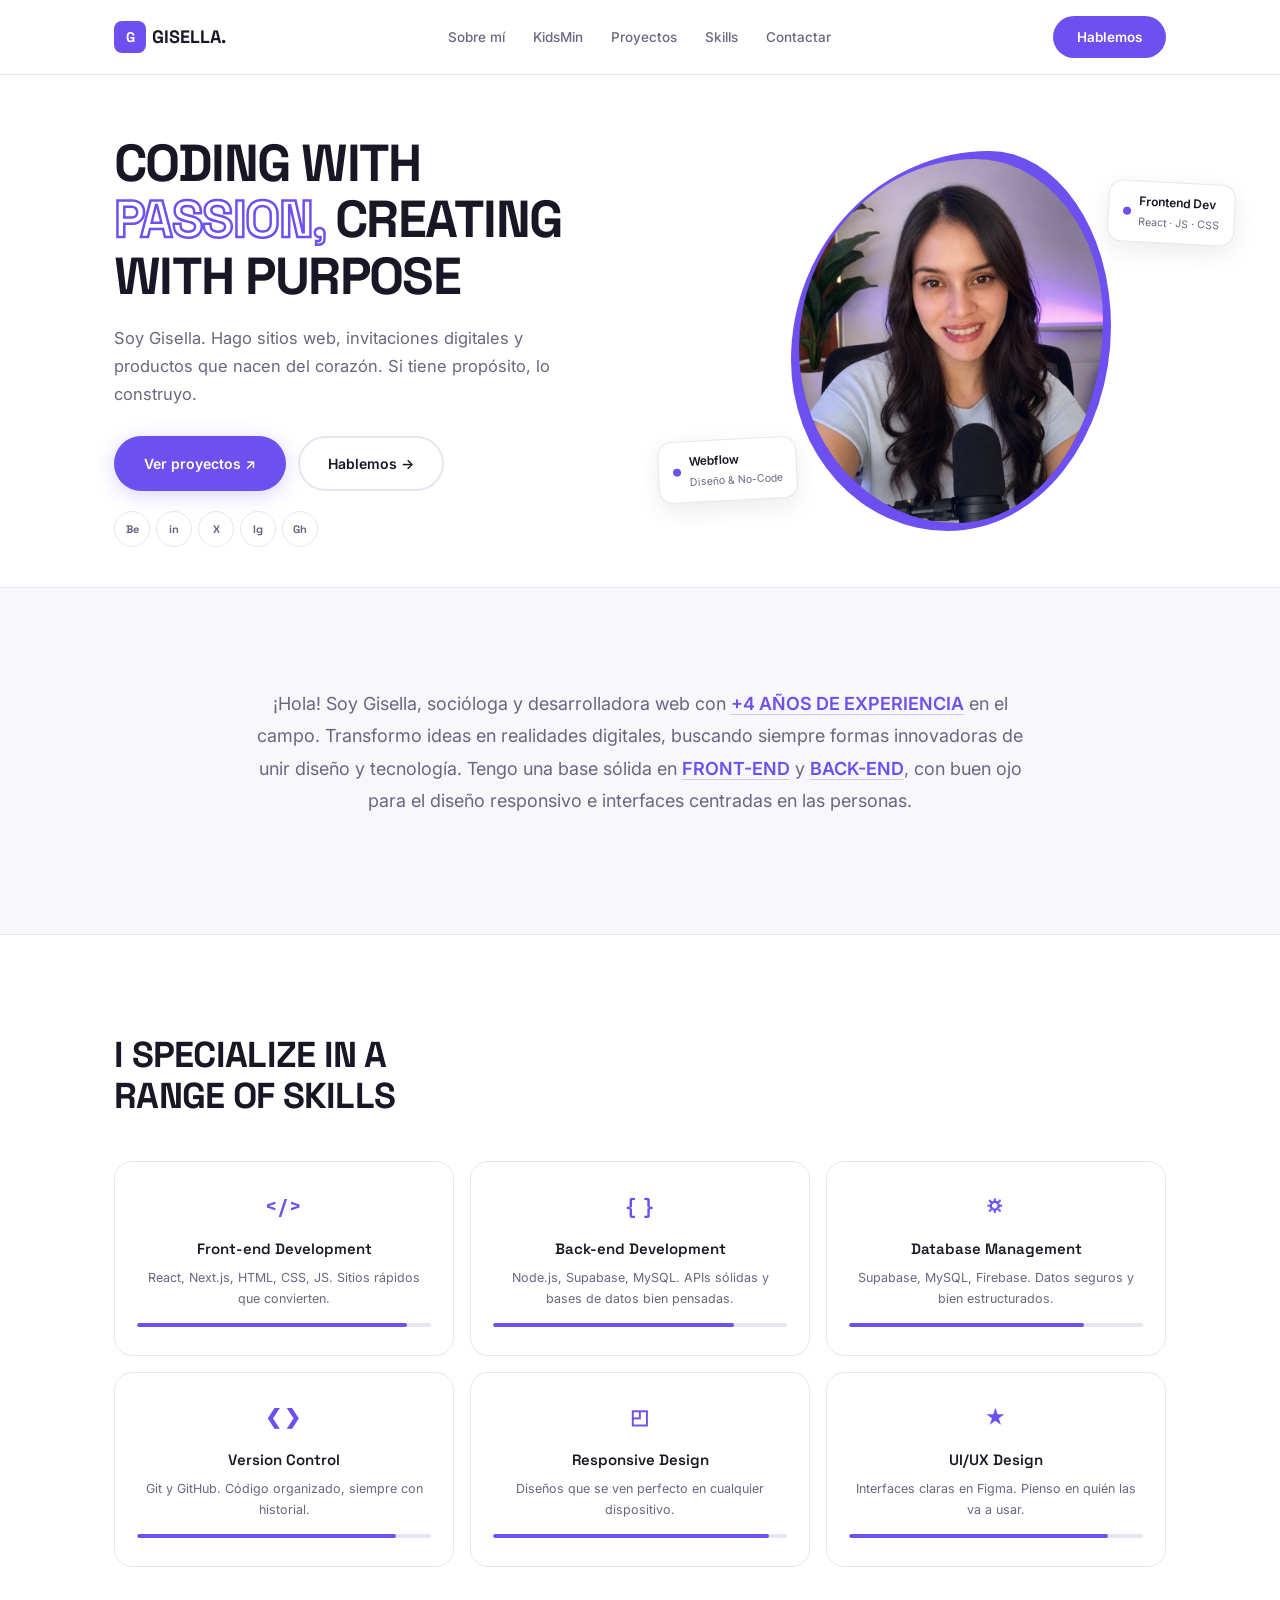
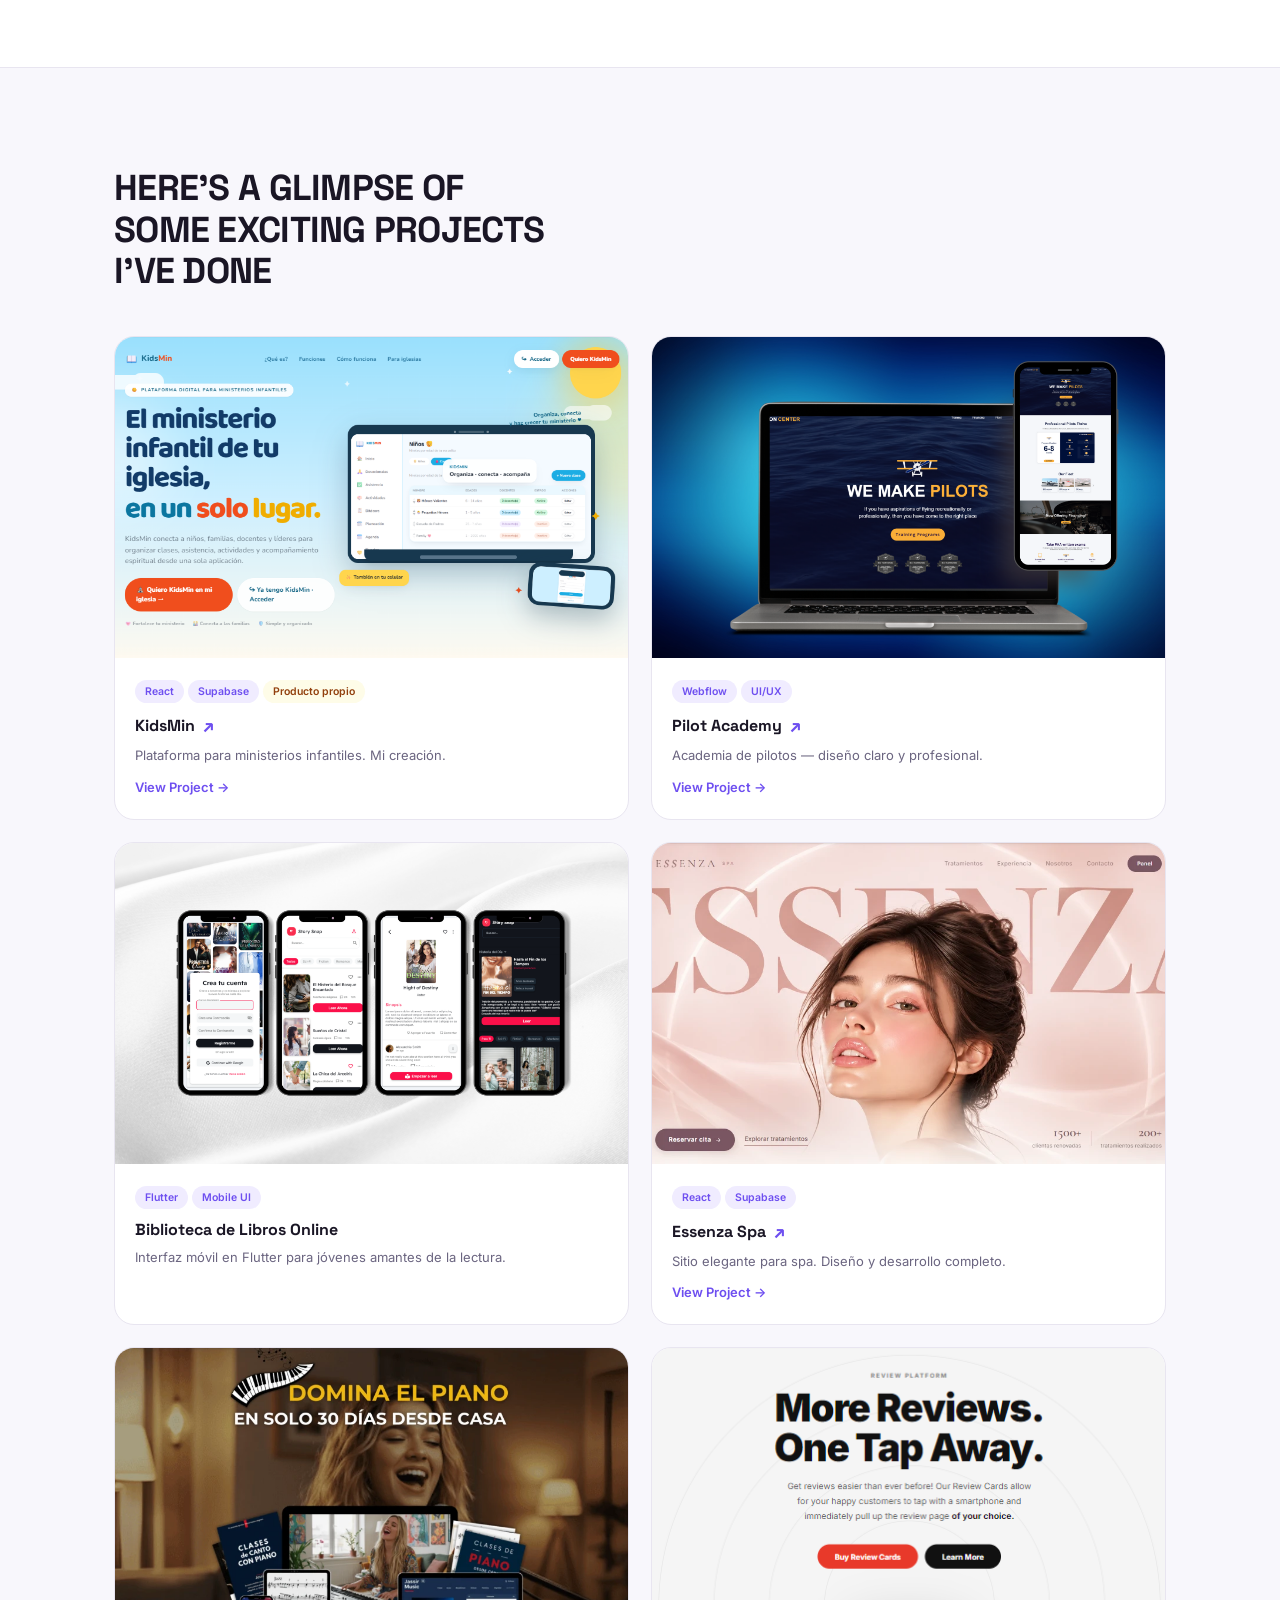
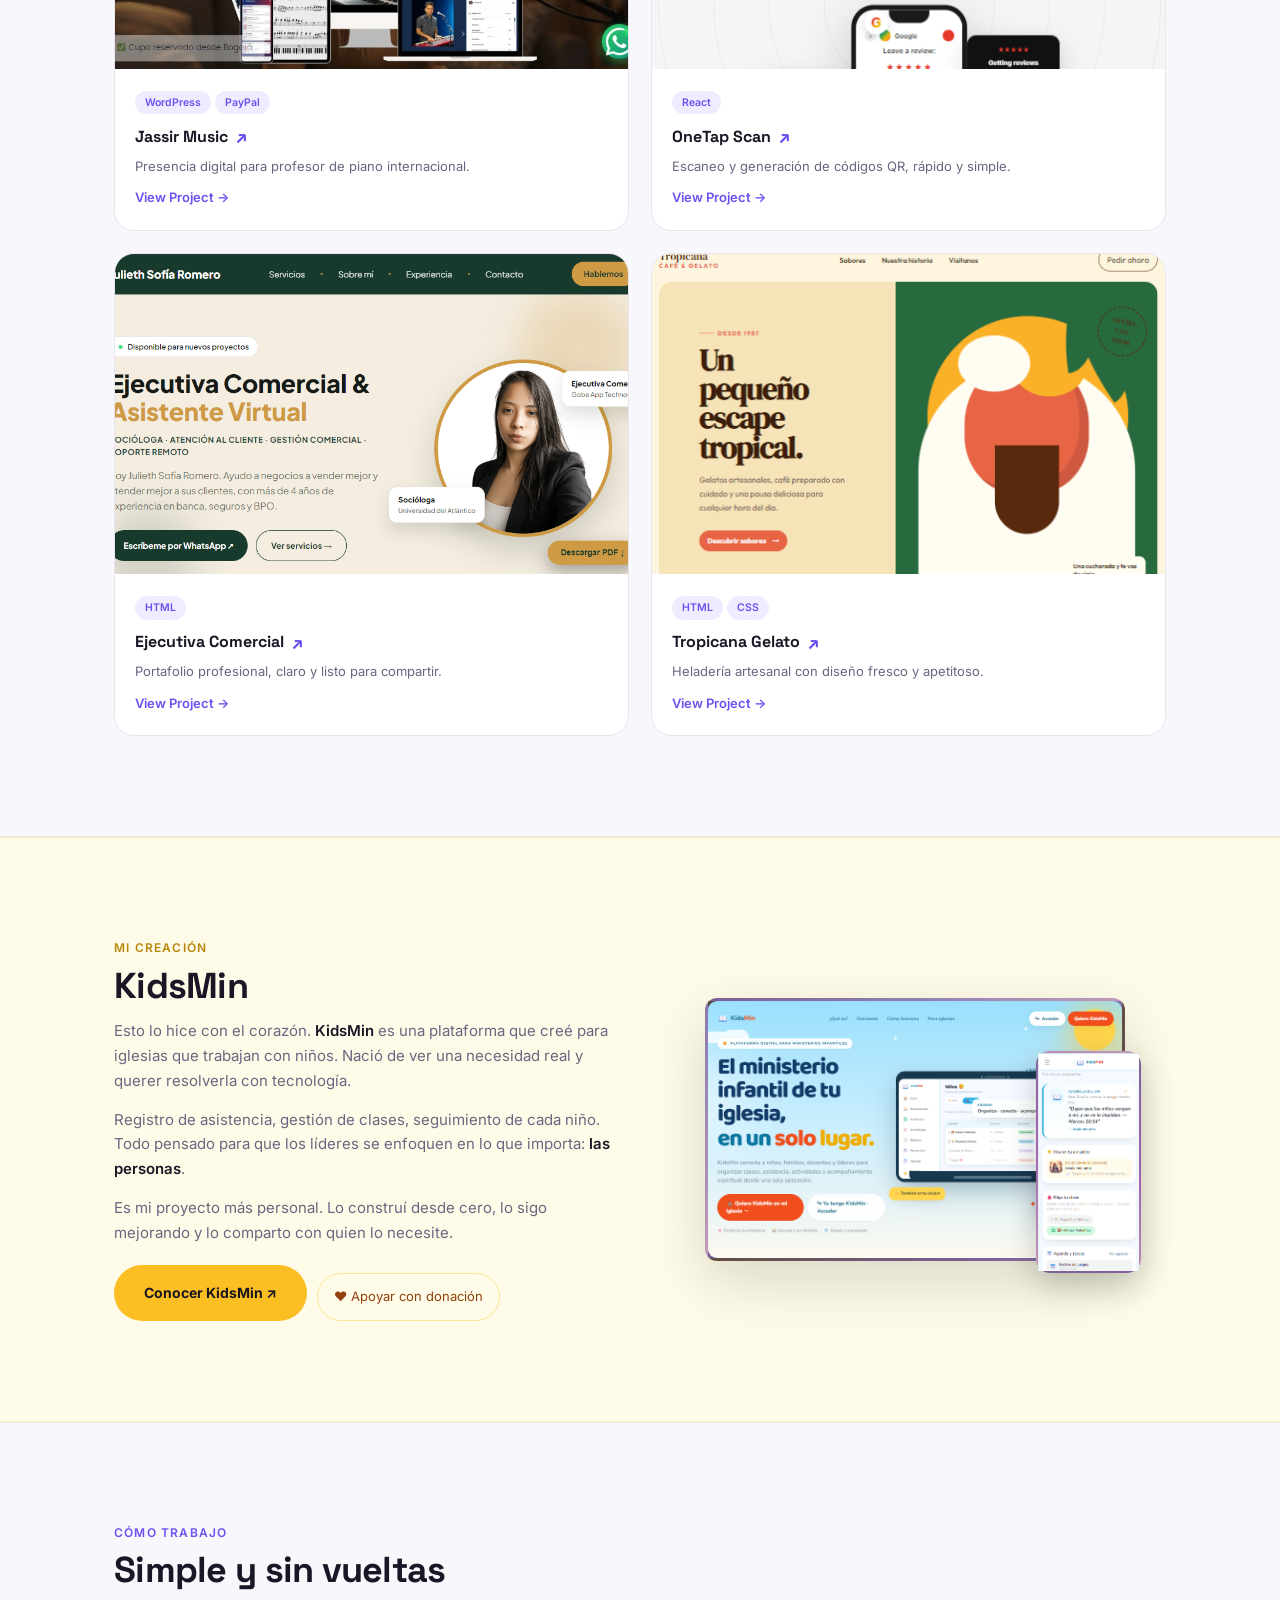
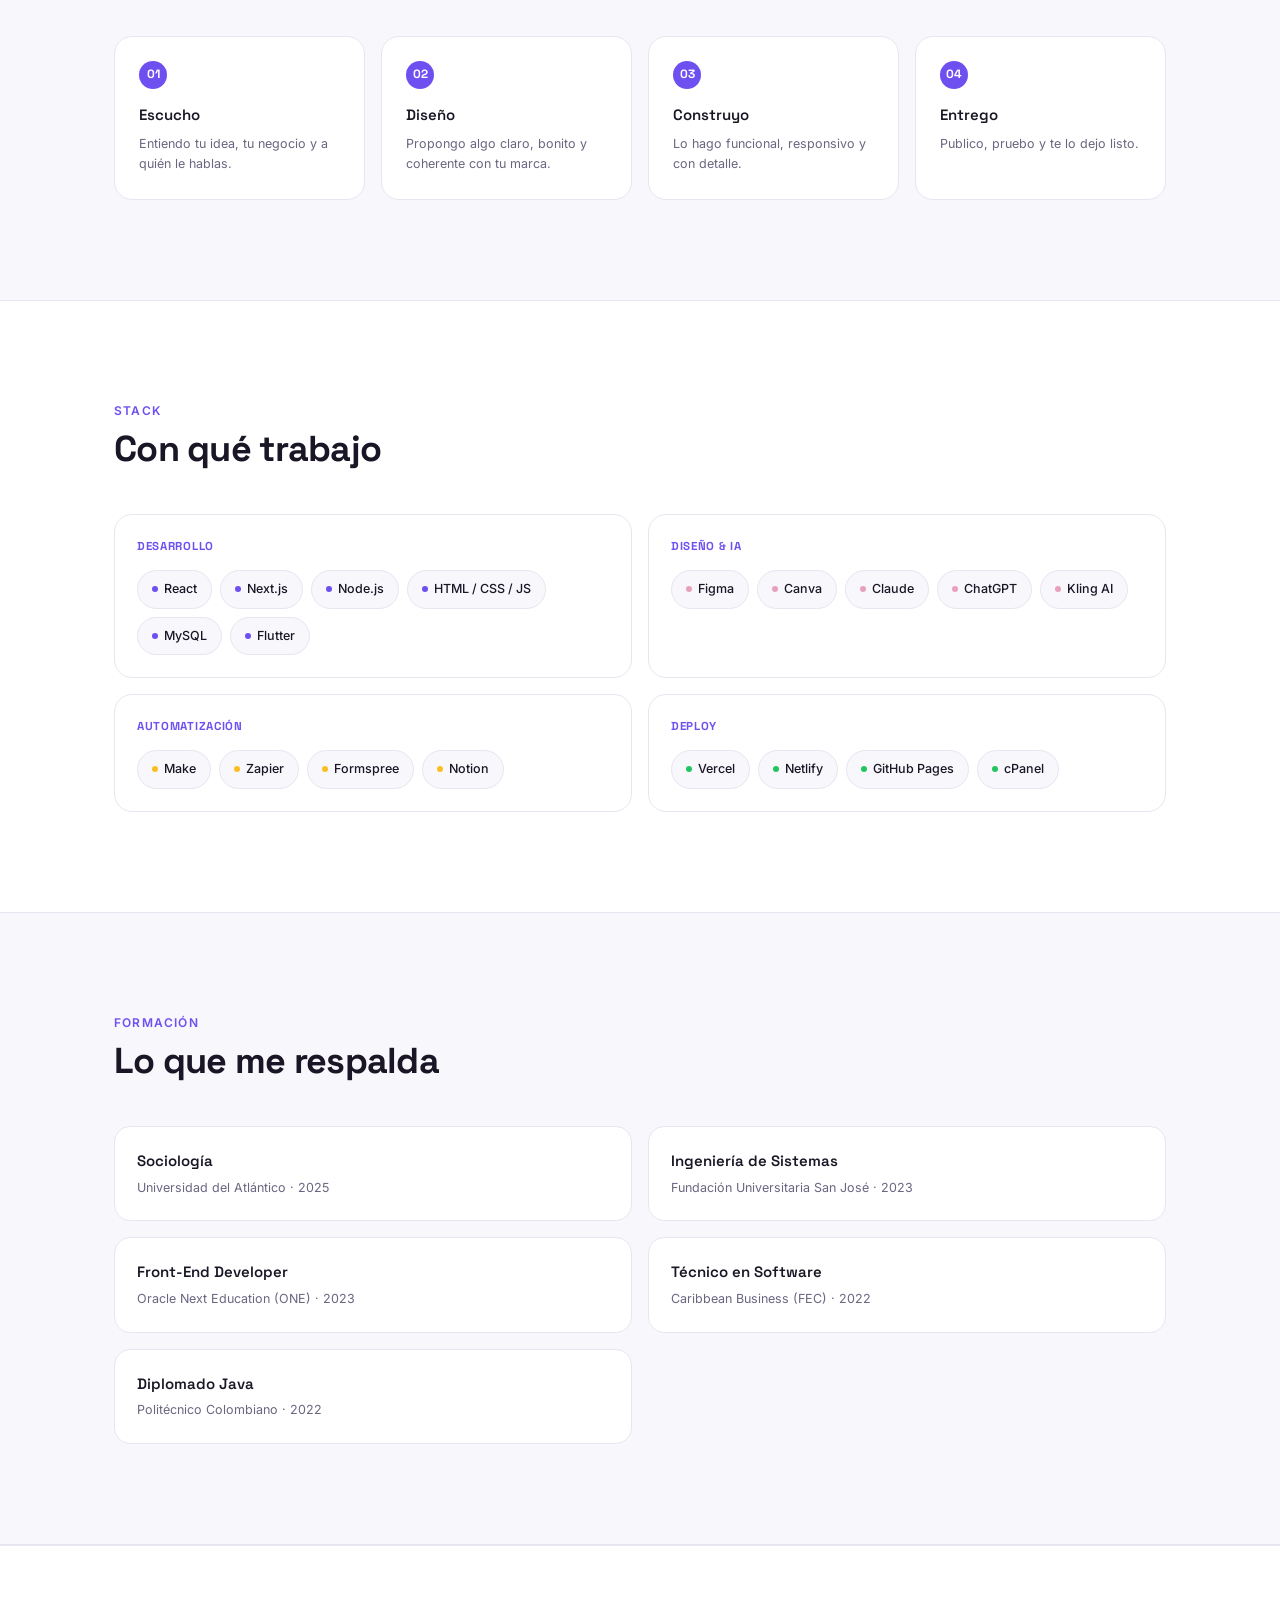
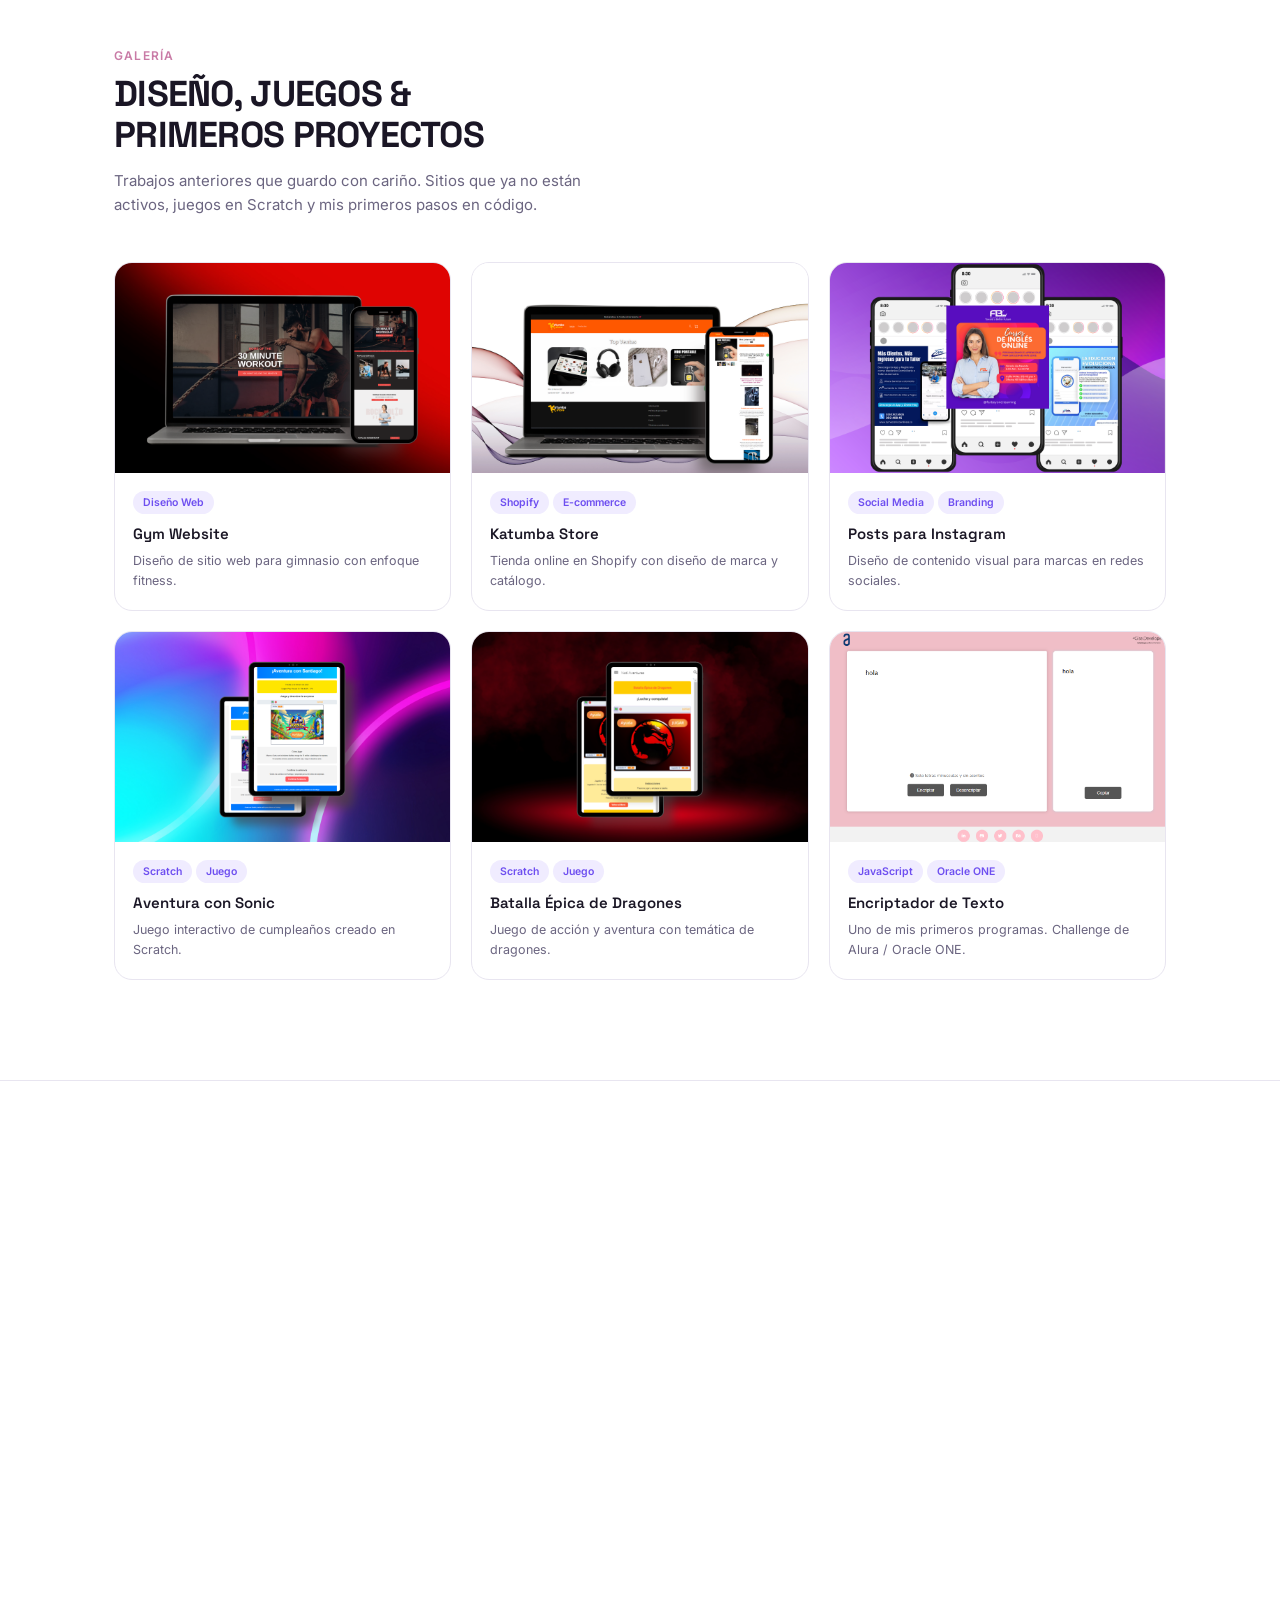
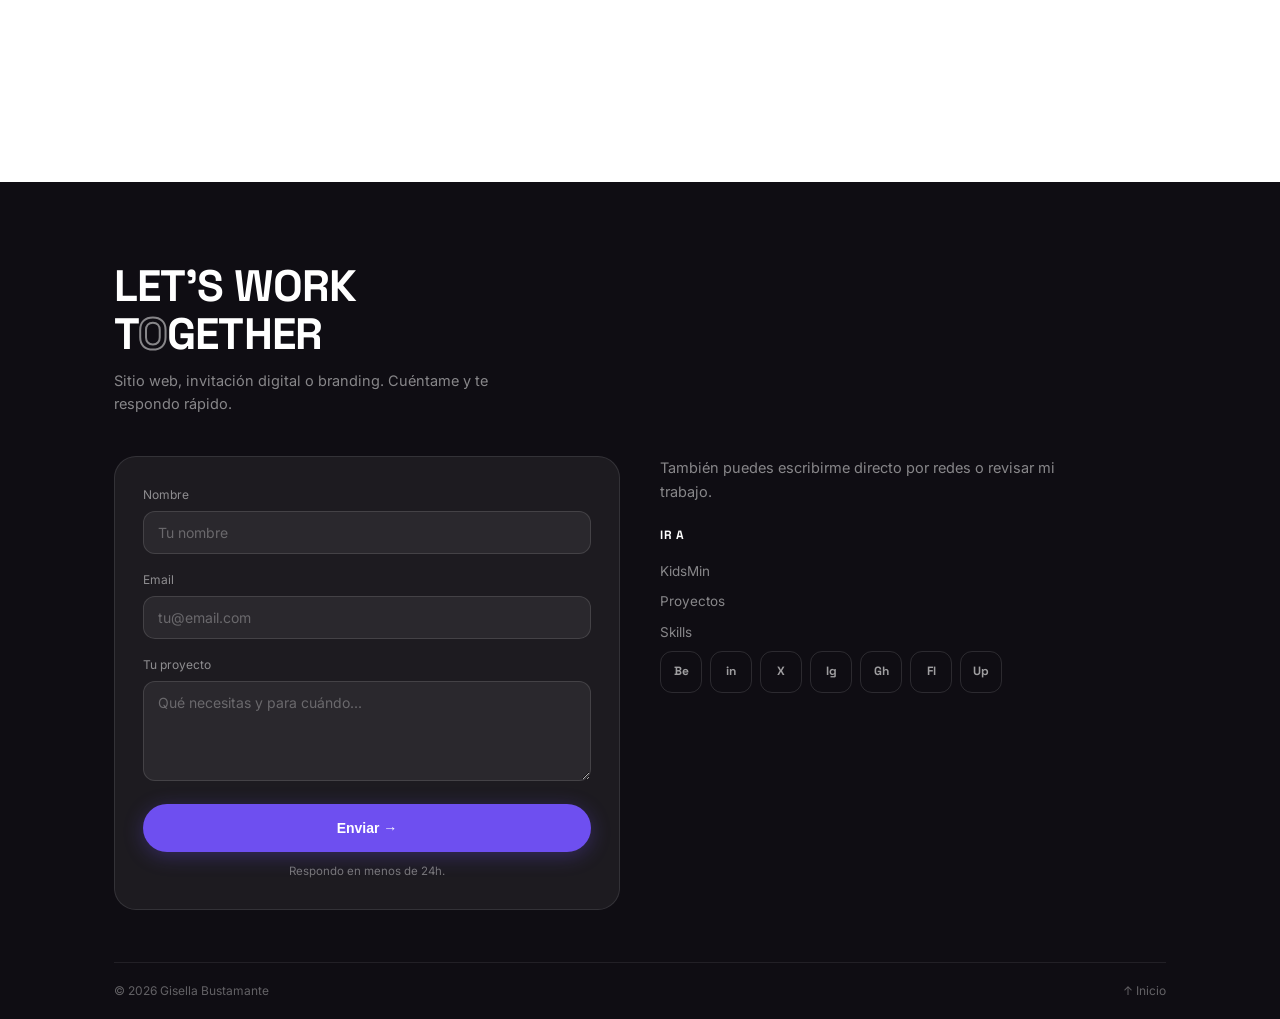
<file: index.html>
<!DOCTYPE html>
<html lang="es">
<head>
<meta charset="UTF-8">
<meta name="viewport" content="width=device-width, initial-scale=1.0">
<title>Gisella Bustamante — Desarrolladora & Creadora</title>
<meta name="description" content="Creo sitios web y soy creadora de KidsMin. Código y alma en cada proyecto.">
<meta property="og:title" content="Gisella Bustamante — Código, diseño y alma">
<meta property="og:description" content="Desarrollo web, invitaciones digitales y productos con propósito.">
<meta property="og:image" content="https://gvbustamante.github.io/portafolio/img/foto%20perfil.png">
<meta property="og:type" content="website">
<link rel="preconnect" href="https://fonts.googleapis.com">
<link rel="preconnect" href="https://fonts.gstatic.com" crossorigin>
<link href="https://fonts.googleapis.com/css2?family=Space+Grotesk:wght@400;500;600;700&family=Inter:wght@400;500;600&display=swap" rel="stylesheet">
<style>
:root{
  --bg:#ffffff;
  --bg-alt:#f8f7fc;
  --bg-dark:#0f0d13;
  --card:#ffffff;
  --card-border:#e8e5f0;
  --text:#1a1625;
  --text-secondary:#6b6580;
  --purple:#6e4ff0;
  --purple-light:#f0ecff;
  --purple-deep:#5438c0;
  --rose:#e8a0bf;
  --rose-light:#fdf2f8;
  --rose-deep:#c97ba6;
  --warm:#fbbf24;
  --warm-light:#fefce8;
}
*{margin:0;padding:0;box-sizing:border-box;}
html{scroll-behavior:smooth;}
body{background:var(--bg);color:var(--text);font-family:'Inter',sans-serif;line-height:1.65;overflow-x:hidden;}
h1,h2,h3,h4,h5,.display{font-family:'Space Grotesk',sans-serif;font-weight:700;}
a{color:inherit;text-decoration:none;}
img{max-width:100%;display:block;}
.wrap{max-width:1100px;margin:0 auto;padding:0 24px;}
section{padding:100px 0;}
@media(max-width:640px){section{padding:56px 0;}.wrap{padding:0 18px;}}
@media(prefers-reduced-motion:reduce){*{animation:none!important;transition:none!important;}}

.reveal{opacity:0;transform:translateY(24px);transition:opacity .7s ease,transform .7s ease;}
.reveal.show{opacity:1;transform:translateY(0);}

/* header */
header{position:sticky;top:0;z-index:60;backdrop-filter:blur(16px);background:rgba(255,255,255,.88);border-bottom:1px solid var(--card-border);}
nav{display:flex;align-items:center;justify-content:space-between;padding:16px 24px;max-width:1100px;margin:0 auto;}
.logo{font-family:'Space Grotesk';font-weight:700;font-size:18px;display:flex;align-items:center;gap:6px;}
.logo-icon{background:var(--purple);color:#fff;width:32px;height:32px;border-radius:8px;display:flex;align-items:center;justify-content:center;font-size:14px;font-weight:700;}
.nav-links{display:flex;gap:28px;font-size:13.5px;color:var(--text-secondary);font-weight:500;}
.nav-links a{transition:color .2s;}
.nav-links a:hover{color:var(--purple);}
.nav-cta{background:var(--purple);color:#fff;font-weight:600;font-size:13.5px;padding:10px 24px;border-radius:100px;transition:transform .2s,background .2s;}
.nav-cta:hover{transform:scale(1.04);background:var(--purple-deep);}
.burger{display:none;background:none;border:0;color:var(--text);font-size:22px;cursor:pointer;width:44px;height:44px;}
@media(max-width:820px){.nav-links,.nav-cta{display:none;}.burger{display:block;}}
.mobile-menu{display:none;position:fixed;inset:0;top:65px;background:rgba(255,255,255,.98);z-index:55;padding:32px 24px;flex-direction:column;gap:20px;}
.mobile-menu.open{display:flex;}
.mobile-menu a{font-size:18px;font-family:'Space Grotesk';font-weight:600;color:var(--text);padding:8px 0;border-bottom:1px solid var(--card-border);}
.mobile-menu .nav-cta{align-self:flex-start;display:inline-block;border:0;margin-top:8px;}

/* hero */
.hero{padding:60px 0 40px;position:relative;}
.hero-grid{display:grid;grid-template-columns:1.15fr .85fr;gap:40px;align-items:center;}
@media(max-width:900px){.hero-grid{grid-template-columns:1fr;text-align:center;gap:32px;}}
.hero h1{font-size:52px;font-weight:700;line-height:1.08;margin-bottom:20px;letter-spacing:-.03em;}
.hero h1 .outline{-webkit-text-stroke:2.5px var(--purple);color:transparent;}
@media(max-width:640px){.hero h1{font-size:32px;}.hero h1 .outline{-webkit-text-stroke:1.8px var(--purple);}}
.hero-sub{font-size:16.5px;color:var(--text-secondary);max-width:440px;margin-bottom:28px;line-height:1.7;}
@media(max-width:900px){.hero-sub{margin-left:auto;margin-right:auto;}}
.btn-row{display:flex;gap:12px;flex-wrap:wrap;}
@media(max-width:900px){.btn-row{justify-content:center;}}
@media(max-width:480px){.btn-row{flex-direction:column;width:100%;}.btn{width:100%;justify-content:center;}}
.btn{padding:14px 28px;border-radius:100px;font-weight:600;font-size:14px;display:inline-flex;align-items:center;gap:8px;cursor:pointer;border:2px solid transparent;transition:transform .2s,background .2s,border-color .2s,box-shadow .2s;min-height:46px;}
.btn-primary{background:var(--purple);color:#fff;box-shadow:0 4px 20px rgba(110,79,240,.25);}
.btn-primary:hover{transform:scale(1.04);background:var(--purple-deep);box-shadow:0 6px 28px rgba(110,79,240,.35);}
.btn-outline{background:transparent;color:var(--text);border-color:var(--card-border);}
.btn-outline:hover{border-color:var(--purple);color:var(--purple);transform:scale(1.04);}
.btn-rose{background:var(--rose);color:#1a1620;font-weight:700;}
.btn-rose:hover{transform:scale(1.04);background:var(--rose-deep);}
.btn-warm{background:var(--warm);color:#1a1620;font-weight:700;}
.btn-warm:hover{transform:scale(1.04);}
.social-mini{display:flex;gap:6px;margin-top:20px;}
@media(max-width:900px){.social-mini{justify-content:center;}}
.social-mini a{width:36px;height:36px;border-radius:50%;border:1.5px solid var(--card-border);display:flex;align-items:center;justify-content:center;font-size:11px;font-weight:700;font-family:'Space Grotesk';color:var(--text-secondary);transition:.2s;}
.social-mini a:hover{background:var(--purple);border-color:var(--purple);color:#fff;transform:scale(1.1);}

.hero-photo{position:relative;display:flex;justify-content:center;}
.photo-blob{width:320px;height:380px;background:var(--purple);border-radius:62% 38% 51% 49%/55% 46% 54% 45%;padding:8px;position:relative;animation:float 6s ease-in-out infinite;}
@keyframes float{0%,100%{transform:translateY(0)}50%{transform:translateY(-12px)}}
@media(max-width:640px){.photo-blob{width:200px;height:240px;padding:6px;}}
.photo-blob img{width:100%;height:100%;object-fit:cover;border-radius:58% 42% 48% 52%/52% 44% 56% 48%;}
.float-badge{position:absolute;background:#fff;border:1px solid var(--card-border);border-radius:14px;padding:10px 14px;display:flex;align-items:center;gap:8px;font-size:12px;box-shadow:0 8px 24px rgba(0,0,0,.08);}
.float-badge strong{display:block;font-size:12px;font-weight:600;}
.float-badge span{color:var(--text-secondary);font-size:10.5px;}
.float-badge .ic{width:8px;height:8px;border-radius:50%;flex:none;}
.badge-1{top:8%;right:-16%;transform:rotate(3deg);}
.badge-2{bottom:8%;left:-18%;transform:rotate(-3deg);}
@media(max-width:640px){
  .float-badge{padding:6px 9px;border-radius:10px;font-size:9px;gap:5px;}
  .float-badge strong{font-size:9px;}.float-badge span{font-size:8px;}
  .badge-1{top:-4%;right:-6%;}
  .badge-2{bottom:2%;left:-8%;}
}

/* about */
.about-section{background:var(--bg-alt);border-top:1px solid var(--card-border);border-bottom:1px solid var(--card-border);}
.about-text{max-width:780px;margin:0 auto;text-align:center;}
.about-text p{font-size:18px;color:var(--text-secondary);line-height:1.8;margin-bottom:16px;}
.about-text p b{color:var(--text);font-weight:600;}
.about-text .highlight{color:var(--purple);font-weight:600;text-decoration:underline;text-underline-offset:4px;text-decoration-color:rgba(110,79,240,.3);}
.sec-title-big{font-size:38px;font-weight:700;margin-bottom:20px;letter-spacing:-.02em;line-height:1.15;}
@media(max-width:640px){.sec-title-big{font-size:26px;}}

/* skills grid */
.skills-section{background:var(--bg);}
.sec-title-xl{font-size:36px;font-weight:700;letter-spacing:-.02em;margin-bottom:12px;line-height:1.15;}
@media(max-width:640px){.sec-title-xl{font-size:24px;}}
.sec-head{margin-bottom:44px;}
.sec-sub{color:var(--text-secondary);font-size:15px;max-width:480px;}
.eyebrow{font-size:12px;font-weight:600;text-transform:uppercase;letter-spacing:.1em;margin-bottom:8px;}
.eyebrow-purple{color:var(--purple);}
.eyebrow-rose{color:var(--rose-deep);}
.eyebrow-warm{color:#b8860b;}

.skills-grid{display:grid;grid-template-columns:repeat(3,1fr);gap:16px;}
@media(max-width:820px){.skills-grid{grid-template-columns:1fr 1fr;}}
@media(max-width:480px){.skills-grid{grid-template-columns:1fr;}}
.skill-card{background:var(--card);border:1.5px solid var(--card-border);border-radius:18px;padding:28px 22px;text-align:center;transition:transform .25s,border-color .25s,box-shadow .25s;}
.skill-card:hover{transform:translateY(-5px);border-color:var(--purple);box-shadow:0 12px 32px rgba(110,79,240,.08);}
.skill-icons{display:flex;gap:4px;justify-content:center;margin-bottom:14px;font-size:20px;color:var(--purple);font-family:'Space Grotesk';font-weight:700;letter-spacing:2px;}
.skill-card h4{font-size:15px;margin-bottom:6px;font-weight:600;}
.skill-card p{font-size:12.5px;color:var(--text-secondary);}
.skill-bar{width:100%;height:4px;background:var(--card-border);border-radius:4px;margin-top:14px;overflow:hidden;}
.skill-fill{height:100%;border-radius:4px;background:var(--purple);}

/* projects */
.projects-section{background:var(--bg-alt);border-top:1px solid var(--card-border);border-bottom:1px solid var(--card-border);}
.projects-grid{display:grid;grid-template-columns:1fr 1fr;gap:22px;}
@media(max-width:640px){.projects-grid{grid-template-columns:1fr;}}
.proj-card{background:var(--card);border:1.5px solid var(--card-border);border-radius:20px;overflow:hidden;transition:transform .3s,border-color .3s,box-shadow .3s;}
.proj-card:hover{transform:translateY(-6px);border-color:var(--purple);box-shadow:0 16px 40px rgba(110,79,240,.08);}

.mockup-wrap{position:relative;aspect-ratio:16/10;overflow:hidden;display:flex;align-items:center;justify-content:center;padding:24px;}
.mock-laptop{width:85%;aspect-ratio:16/10;border-radius:8px;border:2px solid rgba(255,255,255,.15);overflow:hidden;position:relative;box-shadow:0 8px 28px rgba(0,0,0,.2);}
.mock-phone{position:absolute;bottom:12px;right:18px;width:16%;aspect-ratio:9/19;border-radius:10px;border:2px solid rgba(255,255,255,.18);overflow:hidden;box-shadow:0 6px 20px rgba(0,0,0,.3);}
@media(max-width:640px){.mockup-wrap{padding:16px;}.mock-phone{right:12px;bottom:10px;border-radius:7px;}}


.mock-label{position:absolute;inset:0;display:flex;align-items:center;justify-content:center;font-family:'Space Grotesk';font-weight:700;font-size:14px;color:rgba(255,255,255,.75);text-align:center;padding:4px;pointer-events:none;}
.mock-laptop img,.mock-phone img{width:100%;height:100%;object-fit:cover;display:block;}
.proj-thumb{width:100%;aspect-ratio:16/10;overflow:hidden;}
.proj-thumb img{width:100%;height:100%;object-fit:cover;display:block;}

.proj-body{padding:18px 20px 20px;}
.proj-body h3{font-size:16px;margin-bottom:4px;font-weight:700;display:flex;align-items:center;gap:8px;}
.proj-body h3 a{color:var(--purple);font-size:18px;transition:transform .2s;display:inline-flex;}
.proj-body h3 a:hover{transform:translateX(3px);}
.proj-body p{font-size:13px;color:var(--text-secondary);}
.proj-tag{font-size:10.5px;color:var(--purple);background:var(--purple-light);border-radius:100px;padding:3px 10px;display:inline-block;margin-right:4px;margin-bottom:8px;font-weight:600;}
.view-link{display:inline-flex;align-items:center;gap:6px;margin-top:10px;font-size:13px;font-weight:600;color:var(--purple);transition:.2s;}
.view-link:hover{gap:10px;}

/* KidsMin */
.km-section{background:var(--warm-light);border-top:1px solid rgba(251,191,36,.2);border-bottom:1px solid rgba(251,191,36,.2);position:relative;overflow:hidden;}
.km-grid{display:grid;grid-template-columns:1fr 1fr;gap:48px;align-items:center;}
@media(max-width:820px){.km-grid{grid-template-columns:1fr;}}
.km-text p{color:var(--text-secondary);font-size:15px;margin-bottom:14px;}
.km-text p b{color:var(--text);font-weight:600;}
.km-visual{display:flex;justify-content:center;}
.km-mockup{position:relative;width:100%;max-width:420px;}
.km-laptop{width:100%;aspect-ratio:16/10;border-radius:12px;border:3px solid rgba(251,191,36,.3);background:linear-gradient(135deg,#1e1b4b 0%,#4338ca 40%,#6366f1 70%,#a78bfa 100%);display:flex;align-items:center;justify-content:center;overflow:hidden;box-shadow:0 20px 60px rgba(0,0,0,.15);}
.km-laptop img{width:100%;height:100%;object-fit:cover;object-position:top;display:block;}
.km-phone img{width:100%;height:100%;object-fit:cover;object-position:top;display:block;}
@media(max-width:640px){.km-laptop-label{font-size:20px;}}
.km-phone{position:absolute;bottom:-12px;right:-16px;width:25%;aspect-ratio:9/19;border-radius:14px;border:2.5px solid rgba(251,191,36,.3);background:linear-gradient(160deg,#4338ca 0%,#7c3aed 50%,#a78bfa 100%);box-shadow:0 12px 32px rgba(0,0,0,.2);display:flex;align-items:center;justify-content:center;}
.km-phone-label{font-family:'Space Grotesk';font-weight:700;font-size:11px;color:rgba(255,255,255,.8);}
.km-donate{display:inline-flex;align-items:center;gap:6px;margin-top:8px;font-size:13px;color:#92400e;border:1px solid rgba(251,191,36,.4);padding:8px 16px;border-radius:100px;transition:.2s;}
.km-donate:hover{background:rgba(251,191,36,.15);transform:translateY(-2px);}

/* tools */
.tools-section{background:var(--bg);}
.tools-wrap{display:grid;grid-template-columns:repeat(2,1fr);gap:16px;}
@media(max-width:640px){.tools-wrap{grid-template-columns:1fr;}}
.tool-card{background:var(--card);border:1.5px solid var(--card-border);border-radius:18px;padding:22px;}
.tool-card h5{font-size:11.5px;text-transform:uppercase;letter-spacing:.06em;color:var(--purple);margin-bottom:14px;font-weight:700;}
.tools-pills{display:flex;flex-wrap:wrap;gap:8px;}
.tool-pill{display:flex;align-items:center;gap:6px;background:var(--bg-alt);border:1px solid var(--card-border);border-radius:100px;padding:8px 14px;font-size:12.5px;font-weight:500;transition:.2s;}
.tool-pill:hover{border-color:var(--purple);transform:translateY(-1px);box-shadow:0 4px 12px rgba(110,79,240,.06);}
.tool-pill .td{width:6px;height:6px;border-radius:50%;flex:none;}

/* process */
.process-section{background:var(--bg-alt);border-top:1px solid var(--card-border);border-bottom:1px solid var(--card-border);}
.process-row{display:grid;grid-template-columns:repeat(4,1fr);gap:16px;}
@media(max-width:820px){.process-row{grid-template-columns:1fr 1fr;}}
@media(max-width:480px){.process-row{grid-template-columns:1fr;}}
.proc-card{background:var(--card);border:1.5px solid var(--card-border);border-radius:18px;padding:24px;transition:.25s;}
.proc-card:hover{transform:translateY(-4px);border-color:var(--purple);box-shadow:0 12px 32px rgba(110,79,240,.06);}
.proc-num{font-family:'Space Grotesk';font-weight:700;font-size:12px;color:#fff;background:var(--purple);width:28px;height:28px;border-radius:50%;display:flex;align-items:center;justify-content:center;margin-bottom:14px;}
.proc-card h4{font-size:15px;margin-bottom:6px;font-weight:600;}
.proc-card p{font-size:12.5px;color:var(--text-secondary);}

/* education */
.edu-grid{display:grid;grid-template-columns:1fr 1fr;gap:16px;}
@media(max-width:640px){.edu-grid{grid-template-columns:1fr;}}
.edu-card{background:var(--card);border:1.5px solid var(--card-border);border-radius:16px;padding:22px;transition:.25s;}
.edu-card:hover{transform:translateY(-3px);border-color:var(--purple);box-shadow:0 8px 24px rgba(110,79,240,.06);}
.edu-card h4{font-size:15px;margin-bottom:4px;font-weight:600;}
.edu-card p{font-size:12.5px;color:var(--text-secondary);}

/* testimonials */
.testi-section{background:var(--bg);}
.testi-grid{display:grid;grid-template-columns:repeat(2,1fr);gap:16px;}
@media(max-width:820px){.testi-grid{grid-template-columns:1fr;}}
.testi-card{background:var(--card);border:1.5px solid var(--card-border);border-radius:18px;padding:24px;}
.testi-card p{font-size:14px;color:var(--text);margin-bottom:16px;line-height:1.65;font-style:italic;}
.testi-who{display:flex;align-items:center;gap:10px;}
.testi-who .av{width:36px;height:36px;border-radius:50%;background:var(--purple-light);border:2px solid var(--purple);flex:none;display:flex;align-items:center;justify-content:center;font-size:14px;font-weight:700;color:var(--purple);font-family:'Space Grotesk';}
.testi-who strong{display:block;font-size:13px;}
.testi-who span{font-size:11px;color:var(--text-secondary);}

.band{background:var(--purple);border-radius:24px;padding:44px;display:grid;grid-template-columns:1.3fr 1fr;gap:28px;align-items:center;color:#fff;}
@media(max-width:820px){.band{grid-template-columns:1fr;padding:28px 22px;}}
.band blockquote{font-size:20px;font-family:'Space Grotesk';font-weight:600;margin-bottom:14px;line-height:1.35;}
.band .who{display:flex;align-items:center;gap:8px;font-size:13px;opacity:.85;}
.who .av{width:30px;height:30px;border-radius:50%;background:rgba(255,255,255,.25);}
.stats-row{display:flex;gap:36px;justify-content:flex-end;}
@media(max-width:820px){.stats-row{justify-content:flex-start;flex-wrap:wrap;}}
.stat h3{font-size:30px;font-weight:700;}
.stat span{font-size:11.5px;opacity:.8;}

/* CTA / footer */
footer{background:var(--bg-dark);color:#fff;padding-top:80px;}
.cta-title{font-size:44px;font-weight:700;margin-bottom:10px;max-width:580px;letter-spacing:-.02em;line-height:1.1;}
@media(max-width:640px){.cta-title{font-size:28px;}}
.cta-title .outline{-webkit-text-stroke:2px rgba(255,255,255,.5);color:transparent;}
.contact-grid{display:grid;grid-template-columns:1fr 1fr;gap:40px;margin-top:40px;}
@media(max-width:820px){.contact-grid{grid-template-columns:1fr;gap:24px;}}
.contact-form{background:rgba(255,255,255,.06);border:1px solid rgba(255,255,255,.1);border-radius:22px;padding:28px;}
@media(max-width:640px){.contact-form{padding:20px 16px;}}
.form-group{margin-bottom:16px;}
.form-group label{display:block;font-size:12px;color:rgba(255,255,255,.5);margin-bottom:6px;}
.form-group input,.form-group textarea{width:100%;background:rgba(255,255,255,.06);border:1px solid rgba(255,255,255,.12);border-radius:12px;padding:12px 14px;color:#fff;font-family:'Inter';font-size:14px;transition:border-color .2s;}
.form-group input:focus,.form-group textarea:focus{outline:none;border-color:var(--purple);}
.form-group textarea{resize:vertical;min-height:100px;}
.form-group input::placeholder,.form-group textarea::placeholder{color:rgba(255,255,255,.3);}
.form-submit{width:100%;justify-content:center;box-shadow:0 4px 20px rgba(110,79,240,.3);}
.form-note{font-size:11.5px;color:rgba(255,255,255,.4);margin-top:10px;text-align:center;}
.form-status{font-size:13px;margin-top:10px;display:none;padding:10px 14px;border-radius:12px;}
.form-status.ok{display:block;background:rgba(110,79,240,.2);color:#c4b5fd;}
.form-status.err{display:block;background:rgba(224,116,140,.2);color:#e0748c;}
.contact-side p{color:rgba(255,255,255,.5);max-width:400px;margin-bottom:22px;font-size:14.5px;}
.foot-links a{display:block;color:rgba(255,255,255,.5);font-size:13.5px;margin-bottom:8px;transition:color .2s;}
.foot-links a:hover{color:var(--purple);}
.foot-links h5{font-size:12px;text-transform:uppercase;letter-spacing:.06em;color:#fff;margin-bottom:14px;}
.social-row{display:flex;gap:8px;margin-top:8px;}
.social-row a{width:42px;height:42px;border-radius:12px;border:1px solid rgba(255,255,255,.12);display:flex;align-items:center;justify-content:center;font-size:12px;font-weight:700;font-family:'Space Grotesk';color:rgba(255,255,255,.6);transition:.2s;}
.social-row a:hover{background:var(--purple);border-color:var(--purple);color:#fff;transform:translateY(-3px);}
.foot-bottom{border-top:1px solid rgba(255,255,255,.08);margin-top:52px;padding:18px 0;display:flex;justify-content:space-between;color:rgba(255,255,255,.35);font-size:12px;flex-wrap:wrap;gap:8px;}
.foot-bottom a{color:rgba(255,255,255,.35);}
.foot-bottom a:hover{color:var(--purple);}

/* gallery */
.gallery-section{background:var(--bg);border-top:1px solid var(--card-border);border-bottom:1px solid var(--card-border);}
.gallery-grid{display:grid;grid-template-columns:repeat(3,1fr);gap:20px;}
@media(max-width:820px){.gallery-grid{grid-template-columns:1fr 1fr;}}
@media(max-width:480px){.gallery-grid{grid-template-columns:1fr;}}
.gallery-card{background:var(--card);border:1.5px solid var(--card-border);border-radius:18px;overflow:hidden;transition:transform .3s,border-color .3s,box-shadow .3s;}
.gallery-card:hover{transform:translateY(-5px);border-color:var(--rose);box-shadow:0 12px 32px rgba(232,160,191,.12);}
.gallery-thumb{width:100%;aspect-ratio:16/10;overflow:hidden;}
.gallery-thumb img{width:100%;height:100%;object-fit:cover;display:block;}
.gallery-body{padding:14px 18px 18px;}
.gallery-body h4{font-size:15px;font-weight:600;margin-bottom:4px;}
.gallery-body p{font-size:12.5px;color:var(--text-secondary);}

/* cursor */
.cursor-dot{position:fixed;width:10px;height:10px;border-radius:50%;background:var(--purple);pointer-events:none;z-index:200;transform:translate(-50%,-50%);transition:transform .12s;display:none;}
.cursor-ring{position:fixed;width:34px;height:34px;border-radius:50%;border:1.5px solid var(--purple);pointer-events:none;z-index:200;transform:translate(-50%,-50%);transition:transform .18s,width .2s,height .2s,opacity .2s;display:none;opacity:.5;}
@media(hover:hover)and(pointer:fine){.cursor-dot,.cursor-ring{display:block;}}
</style>
</head>
<body>

<div class="cursor-dot" id="cursorDot"></div>
<div class="cursor-ring" id="cursorRing"></div>

<header>
  <nav>
    <a href="#hero" class="logo"><span class="logo-icon">G</span> GISELLA.</a>
    <div class="nav-links">
      <a href="#about">Sobre mí</a>
      <a href="#kidsmin">KidsMin</a>
      <a href="#works">Proyectos</a>
      <a href="#skills">Skills</a>
      <a href="#contact">Contactar</a>
    </div>
    <a href="#contact" class="nav-cta">Hablemos</a>
    <button class="burger" id="burgerBtn" aria-label="Abrir menú" aria-expanded="false">&#9776;</button>
  </nav>
  <div class="mobile-menu" id="mobileMenu">
    <a href="#about">Sobre mí</a>
    <a href="#kidsmin">KidsMin</a>
    <a href="#works">Proyectos</a>
    <a href="#skills">Skills</a>
    <a href="#tools">Herramientas</a>
    <a href="#contact" class="nav-cta">Hablemos</a>
  </div>
</header>

<!-- HERO -->
<section class="hero" id="hero">
  <div class="wrap hero-grid">
    <div class="reveal show">
      <h1>CODING WITH<br><span class="outline">PASSION,</span> CREATING<br>WITH PURPOSE</h1>
      <p class="hero-sub">Soy Gisella. Hago sitios web, invitaciones digitales y productos que nacen del corazón. Si tiene propósito, lo construyo.</p>
      <div class="btn-row">
        <a href="#works" class="btn btn-primary">Ver proyectos &#8599;</a>
        <a href="#contact" class="btn btn-outline">Hablemos &rarr;</a>
      </div>
      <div class="social-mini">
        <a href="https://www.behance.net/gvbustamante" target="_blank" aria-label="Behance">Be</a>
        <a href="https://www.linkedin.com/in/gvbustamante/" target="_blank" aria-label="LinkedIn">in</a>
        <a href="https://x.com/GisellaBM" target="_blank" aria-label="X">X</a>
        <a href="https://instagram.com/gise.co" target="_blank" aria-label="Instagram">Ig</a>
        <a href="https://github.com/gvbustamante" target="_blank" aria-label="GitHub">Gh</a>
      </div>
    </div>
    <div class="hero-photo reveal show">
      <div class="photo-blob">
        <img src="https://gvbustamante.github.io/portafolio/img/foto%20perfil.png" alt="Gisella Bustamante">
      </div>
      <div class="float-badge badge-1">
        <div class="ic" style="background:var(--purple)"></div>
        <div><strong>Frontend Dev</strong><span>React &middot; JS &middot; CSS</span></div>
      </div>
      <div class="float-badge badge-2">
        <div class="ic" style="background:var(--purple)"></div>
        <div><strong>Webflow</strong><span>Diseño & No-Code</span></div>
      </div>
    </div>
  </div>
</section>

<!-- SOBRE MI -->
<section id="about" class="about-section">
  <div class="wrap">
    <div class="about-text reveal">
      <p>¡Hola! Soy Gisella, socióloga y desarrolladora web con <span class="highlight">+4 AÑOS DE EXPERIENCIA</span> en el campo. Transformo ideas en realidades digitales, buscando siempre formas innovadoras de unir diseño y tecnología. Tengo una base sólida en <span class="highlight">FRONT-END</span> y <span class="highlight">BACK-END</span>, con buen ojo para el diseño responsivo e interfaces centradas en las personas.</p>
    </div>
  </div>
</section>

<!-- SKILLS -->
<section id="skills" class="skills-section">
  <div class="wrap">
    <div class="sec-head reveal">
      <h2 class="sec-title-xl">I SPECIALIZE IN A<br>RANGE OF SKILLS</h2>
    </div>
    <div class="skills-grid">
      <div class="skill-card reveal">
        <div class="skill-icons">&lt;/&gt;</div>
        <h4>Front-end Development</h4>
        <p>React, Next.js, HTML, CSS, JS. Sitios rápidos que convierten.</p>
        <div class="skill-bar"><div class="skill-fill" style="width:92%"></div></div>
      </div>
      <div class="skill-card reveal">
        <div class="skill-icons">{&nbsp;}</div>
        <h4>Back-end Development</h4>
        <p>Node.js, Supabase, MySQL. APIs sólidas y bases de datos bien pensadas.</p>
        <div class="skill-bar"><div class="skill-fill" style="width:82%"></div></div>
      </div>
      <div class="skill-card reveal">
        <div class="skill-icons">&#9965;</div>
        <h4>Database Management</h4>
        <p>Supabase, MySQL, Firebase. Datos seguros y bien estructurados.</p>
        <div class="skill-bar"><div class="skill-fill" style="width:80%"></div></div>
      </div>
      <div class="skill-card reveal">
        <div class="skill-icons">&#10094;&#10095;</div>
        <h4>Version Control</h4>
        <p>Git y GitHub. Código organizado, siempre con historial.</p>
        <div class="skill-bar"><div class="skill-fill" style="width:88%"></div></div>
      </div>
      <div class="skill-card reveal">
        <div class="skill-icons">&#9712;</div>
        <h4>Responsive Design</h4>
        <p>Diseños que se ven perfecto en cualquier dispositivo.</p>
        <div class="skill-bar"><div class="skill-fill" style="width:94%"></div></div>
      </div>
      <div class="skill-card reveal">
        <div class="skill-icons">&#9733;</div>
        <h4>UI/UX Design</h4>
        <p>Interfaces claras en Figma. Pienso en quién las va a usar.</p>
        <div class="skill-bar"><div class="skill-fill" style="width:88%"></div></div>
      </div>
    </div>
  </div>
</section>

<!-- PROYECTOS -->
<section id="works" class="projects-section">
  <div class="wrap">
    <div class="sec-head reveal">
      <h2 class="sec-title-xl">HERE'S A GLIMPSE OF<br>SOME EXCITING PROJECTS<br>I'VE DONE</h2>
    </div>
    <div class="projects-grid">

      <div class="proj-card reveal">
        <div class="proj-thumb">
          <img src="img/kidsmin_desktop.png" alt="KidsMin" loading="lazy">
        </div>
        <div class="proj-body">
          <span class="proj-tag">React</span><span class="proj-tag">Supabase</span><span class="proj-tag" style="background:var(--warm-light);color:#92400e;">Producto propio</span>
          <h3>KidsMin <a href="https://iglesiasharat.vercel.app/#/bienvenida" target="_blank">&#8599;</a></h3>
          <p>Plataforma para ministerios infantiles. Mi creación.</p>
          <a href="https://iglesiasharat.vercel.app/#/bienvenida" target="_blank" class="view-link">View Project &#8594;</a>
        </div>
      </div>

      <div class="proj-card reveal">
        <div class="proj-thumb">
          <img src="img/websitepilot.png" alt="Pilot Academy" loading="lazy">
        </div>
        <div class="proj-body">
          <span class="proj-tag">Webflow</span><span class="proj-tag">UI/UX</span>
          <h3>Pilot Academy <a href="https://pilotsflaviationcenter.webflow.io/" target="_blank">&#8599;</a></h3>
          <p>Academia de pilotos — diseño claro y profesional.</p>
          <a href="https://pilotsflaviationcenter.webflow.io/" target="_blank" class="view-link">View Project &#8594;</a>
        </div>
      </div>

      <div class="proj-card reveal">
        <div class="proj-thumb">
          <img src="img/flutterui.png" alt="Biblioteca de Libros Online" loading="lazy">
        </div>
        <div class="proj-body">
          <span class="proj-tag">Flutter</span><span class="proj-tag">Mobile UI</span>
          <h3>Biblioteca de Libros Online</h3>
          <p>Interfaz móvil en Flutter para jóvenes amantes de la lectura.</p>
        </div>
      </div>

      <div class="proj-card reveal">
        <div class="proj-thumb">
          <img src="img/essenza_desktop.webp" alt="Essenza Spa" loading="lazy">
        </div>
        <div class="proj-body">
          <span class="proj-tag">React</span><span class="proj-tag">Supabase</span>
          <h3>Essenza Spa <a href="https://essenza-psi.vercel.app/" target="_blank">&#8599;</a></h3>
          <p>Sitio elegante para spa. Diseño y desarrollo completo.</p>
          <a href="https://essenza-psi.vercel.app/" target="_blank" class="view-link">View Project &#8594;</a>
        </div>
      </div>

      <div class="proj-card reveal">
        <div class="proj-thumb">
          <img src="img/jassir_desktop.webp" alt="Jassir Music" loading="lazy">
        </div>
        <div class="proj-body">
          <span class="proj-tag">WordPress</span><span class="proj-tag">PayPal</span>
          <h3>Jassir Music <a href="https://jassirmusic.com.co/" target="_blank">&#8599;</a></h3>
          <p>Presencia digital para profesor de piano internacional.</p>
          <a href="https://jassirmusic.com.co/" target="_blank" class="view-link">View Project &#8594;</a>
        </div>
      </div>

      <div class="proj-card reveal">
        <div class="proj-thumb">
          <img src="img/onetap_desktop.png" alt="OneTap Scan" loading="lazy">
        </div>
        <div class="proj-body">
          <span class="proj-tag">React</span>
          <h3>OneTap Scan <a href="https://onetap-scan.netlify.app/" target="_blank">&#8599;</a></h3>
          <p>Escaneo y generación de códigos QR, rápido y simple.</p>
          <a href="https://onetap-scan.netlify.app/" target="_blank" class="view-link">View Project &#8594;</a>
        </div>
      </div>

      <div class="proj-card reveal">
        <div class="proj-thumb">
          <img src="img/sofia_desktop.png" alt="Ejecutiva Comercial" loading="lazy">
        </div>
        <div class="proj-body">
          <span class="proj-tag">HTML</span>
          <h3>Ejecutiva Comercial <a href="https://ejecutiva-comercial-sofia.netlify.app/" target="_blank">&#8599;</a></h3>
          <p>Portafolio profesional, claro y listo para compartir.</p>
          <a href="https://ejecutiva-comercial-sofia.netlify.app/" target="_blank" class="view-link">View Project &#8594;</a>
        </div>
      </div>

      <div class="proj-card reveal">
        <div class="proj-thumb">
          <img src="img/tropicana_desktop.png" alt="Tropicana Gelato" loading="lazy">
        </div>
        <div class="proj-body">
          <span class="proj-tag">HTML</span><span class="proj-tag">CSS</span>
          <h3>Tropicana Gelato <a href="https://tropicana-gelato-cafe.netlify.app/" target="_blank">&#8599;</a></h3>
          <p>Heladería artesanal con diseño fresco y apetitoso.</p>
          <a href="https://tropicana-gelato-cafe.netlify.app/" target="_blank" class="view-link">View Project &#8594;</a>
        </div>
      </div>

    </div>
  </div>
</section>

<!-- KIDSMIN -->
<section id="kidsmin" class="km-section">
  <div class="wrap">
    <div class="km-grid">
      <div class="km-text reveal">
        <div class="eyebrow eyebrow-warm">Mi creación</div>
        <h2 class="sec-title-xl">KidsMin</h2>
        <p>Esto lo hice con el corazón. <b>KidsMin</b> es una plataforma que creé para iglesias que trabajan con niños. Nació de ver una necesidad real y querer resolverla con tecnología.</p>
        <p>Registro de asistencia, gestión de clases, seguimiento de cada niño. Todo pensado para que los líderes se enfoquen en lo que importa: <b>las personas</b>.</p>
        <p>Es mi proyecto más personal. Lo construí desde cero, lo sigo mejorando y lo comparto con quien lo necesite.</p>
        <div style="display:flex;gap:10px;flex-wrap:wrap;margin-top:20px;">
          <a href="https://iglesiasharat.vercel.app/#/bienvenida" target="_blank" class="btn btn-warm">Conocer KidsMin &#8599;</a>
          <a href="#contact" class="km-donate">&#9829; Apoyar con donación</a>
        </div>
      </div>
      <div class="km-visual reveal">
        <div class="km-mockup">
          <div class="km-laptop"><img src="img/kidsmin_desktop.png" alt="KidsMin Desktop"></div>
          <div class="km-phone"><img src="img/kidsmin_mobile.png" alt="KidsMin Mobile"></div>
        </div>
      </div>
    </div>
  </div>
</section>


<!-- PROCESO -->
<section id="process" class="process-section">
  <div class="wrap">
    <div class="sec-head reveal">
      <div class="eyebrow eyebrow-purple">Cómo trabajo</div>
      <h2 class="sec-title-xl">Simple y sin vueltas</h2>
    </div>
    <div class="process-row">
      <div class="proc-card reveal"><div class="proc-num">01</div><h4>Escucho</h4><p>Entiendo tu idea, tu negocio y a quién le hablas.</p></div>
      <div class="proc-card reveal"><div class="proc-num">02</div><h4>Diseño</h4><p>Propongo algo claro, bonito y coherente con tu marca.</p></div>
      <div class="proc-card reveal"><div class="proc-num">03</div><h4>Construyo</h4><p>Lo hago funcional, responsivo y con detalle.</p></div>
      <div class="proc-card reveal"><div class="proc-num">04</div><h4>Entrego</h4><p>Publico, pruebo y te lo dejo listo.</p></div>
    </div>
  </div>
</section>

<!-- HERRAMIENTAS -->
<section id="tools" class="tools-section">
  <div class="wrap">
    <div class="sec-head reveal">
      <div class="eyebrow eyebrow-purple">Stack</div>
      <h2 class="sec-title-xl">Con qué trabajo</h2>
    </div>
    <div class="tools-wrap">
      <div class="tool-card reveal">
        <h5>Desarrollo</h5>
        <div class="tools-pills">
          <span class="tool-pill"><span class="td" style="background:var(--purple)"></span>React</span>
          <span class="tool-pill"><span class="td" style="background:var(--purple)"></span>Next.js</span>
          <span class="tool-pill"><span class="td" style="background:var(--purple)"></span>Node.js</span>
          <span class="tool-pill"><span class="td" style="background:var(--purple)"></span>HTML / CSS / JS</span>
          <span class="tool-pill"><span class="td" style="background:var(--purple)"></span>MySQL</span>
          <span class="tool-pill"><span class="td" style="background:var(--purple)"></span>Flutter</span>
        </div>
      </div>
      <div class="tool-card reveal">
        <h5>Diseño & IA</h5>
        <div class="tools-pills">
          <span class="tool-pill"><span class="td" style="background:var(--rose)"></span>Figma</span>
          <span class="tool-pill"><span class="td" style="background:var(--rose)"></span>Canva</span>
          <span class="tool-pill"><span class="td" style="background:var(--rose)"></span>Claude</span>
          <span class="tool-pill"><span class="td" style="background:var(--rose)"></span>ChatGPT</span>
          <span class="tool-pill"><span class="td" style="background:var(--rose)"></span>Kling AI</span>
        </div>
      </div>
      <div class="tool-card reveal">
        <h5>Automatización</h5>
        <div class="tools-pills">
          <span class="tool-pill"><span class="td" style="background:var(--warm)"></span>Make</span>
          <span class="tool-pill"><span class="td" style="background:var(--warm)"></span>Zapier</span>
          <span class="tool-pill"><span class="td" style="background:var(--warm)"></span>Formspree</span>
          <span class="tool-pill"><span class="td" style="background:var(--warm)"></span>Notion</span>
        </div>
      </div>
      <div class="tool-card reveal">
        <h5>Deploy</h5>
        <div class="tools-pills">
          <span class="tool-pill"><span class="td" style="background:#22c55e"></span>Vercel</span>
          <span class="tool-pill"><span class="td" style="background:#22c55e"></span>Netlify</span>
          <span class="tool-pill"><span class="td" style="background:#22c55e"></span>GitHub Pages</span>
          <span class="tool-pill"><span class="td" style="background:#22c55e"></span>cPanel</span>
        </div>
      </div>
    </div>
  </div>
</section>

<!-- FORMACIÓN -->
<section id="education" class="process-section">
  <div class="wrap">
    <div class="sec-head reveal">
      <div class="eyebrow eyebrow-purple">Formación</div>
      <h2 class="sec-title-xl">Lo que me respalda</h2>
    </div>
    <div class="edu-grid">
      <div class="edu-card reveal"><h4>Sociología</h4><p>Universidad del Atlántico &middot; 2025</p></div>
      <div class="edu-card reveal"><h4>Ingeniería de Sistemas</h4><p>Fundación Universitaria San José &middot; 2023</p></div>
      <div class="edu-card reveal"><h4>Front-End Developer</h4><p>Oracle Next Education (ONE) &middot; 2023</p></div>
      <div class="edu-card reveal"><h4>Técnico en Software</h4><p>Caribbean Business (FEC) &middot; 2022</p></div>
      <div class="edu-card reveal"><h4>Diplomado Java</h4><p>Politécnico Colombiano &middot; 2022</p></div>
    </div>
  </div>
</section>

<!-- GALERÍA DE DISEÑO -->
<section id="gallery" class="gallery-section">
  <div class="wrap">
    <div class="sec-head reveal">
      <div class="eyebrow eyebrow-rose">Galería</div>
      <h2 class="sec-title-xl">DISEÑO, JUEGOS &<br>PRIMEROS PROYECTOS</h2>
      <p class="sec-sub">Trabajos anteriores que guardo con cariño. Sitios que ya no están activos, juegos en Scratch y mis primeros pasos en código.</p>
    </div>
    <div class="gallery-grid">

      <div class="gallery-card reveal">
        <div class="gallery-thumb">
          <img src="img/gymweb.png" alt="Gym Website" loading="lazy">
        </div>
        <div class="gallery-body">
          <span class="proj-tag">Diseño Web</span>
          <h4>Gym Website</h4>
          <p>Diseño de sitio web para gimnasio con enfoque fitness.</p>
        </div>
      </div>

      <div class="gallery-card reveal">
        <div class="gallery-thumb">
          <img src="img/shopify.png" alt="Katumba Store" loading="lazy">
        </div>
        <div class="gallery-body">
          <span class="proj-tag">Shopify</span><span class="proj-tag">E-commerce</span>
          <h4>Katumba Store</h4>
          <p>Tienda online en Shopify con diseño de marca y catálogo.</p>
        </div>
      </div>

      <div class="gallery-card reveal">
        <div class="gallery-thumb">
          <img src="img/instagram_designs.png" alt="Diseño para Instagram" loading="lazy">
        </div>
        <div class="gallery-body">
          <span class="proj-tag">Social Media</span><span class="proj-tag">Branding</span>
          <h4>Posts para Instagram</h4>
          <p>Diseño de contenido visual para marcas en redes sociales.</p>
        </div>
      </div>

      <div class="gallery-card reveal">
        <div class="gallery-thumb">
          <img src="img/sonic.png" alt="Aventura con Sonic" loading="lazy">
        </div>
        <div class="gallery-body">
          <span class="proj-tag">Scratch</span><span class="proj-tag">Juego</span>
          <h4>Aventura con Sonic</h4>
          <p>Juego interactivo de cumpleaños creado en Scratch.</p>
        </div>
      </div>

      <div class="gallery-card reveal">
        <div class="gallery-thumb">
          <img src="img/fightgame.png" alt="Batalla Épica de Dragones" loading="lazy">
        </div>
        <div class="gallery-body">
          <span class="proj-tag">Scratch</span><span class="proj-tag">Juego</span>
          <h4>Batalla Épica de Dragones</h4>
          <p>Juego de acción y aventura con temática de dragones.</p>
        </div>
      </div>

      <div class="gallery-card reveal">
        <div class="gallery-thumb">
          <img src="img/alura.png" alt="Encriptador de Texto" loading="lazy">
        </div>
        <div class="gallery-body">
          <span class="proj-tag">JavaScript</span><span class="proj-tag">Oracle ONE</span>
          <h4>Encriptador de Texto</h4>
          <p>Uno de mis primeros programas. Challenge de Alura / Oracle ONE.</p>
        </div>
      </div>

    </div>
  </div>
</section>

<!-- TESTIMONIOS -->
<section id="testimonials" class="testi-section">
  <div class="wrap">
    <div class="sec-head reveal">
      <h2 class="sec-title-xl">DON'T JUST TAKE MY<br>WORD FOR IT.</h2>
    </div>
    <div class="testi-grid">
      <div class="testi-card reveal">
        <p>"Nos ayudó con Essenza desde cero: identidad, web y todo lo digital. Entendió exactamente lo que queríamos."</p>
        <div class="testi-who"><div class="av">E</div><div><strong>Erika Mercado</strong><span>Essenza Spa</span></div></div>
      </div>
      <div class="testi-card reveal">
        <p>"Necesitaba un portafolio profesional. El resultado fue claro, ordenado y fácil de compartir."</p>
        <div class="testi-who"><div class="av">S</div><div><strong>Sofia Romero</strong><span>Ejecutiva Comercial</span></div></div>
      </div>
    </div>

    <div class="band reveal" style="margin-top:28px;">
      <div>
        <blockquote>"Lo que hago tiene sentido cuando alguien lo usa y le cambia algo."</blockquote>
        <div class="who"><div class="av"></div> Gisella Bustamante</div>
      </div>
      <div class="stats-row">
        <div class="stat"><h3>50+</h3><span>Proyectos</span></div>
        <div class="stat"><h3>15+</h3><span>Clientes</span></div>
        <div class="stat"><h3>4+</h3><span>Años</span></div>
      </div>
    </div>
  </div>
</section>

<!-- CONTACTO -->
<footer id="contact">
  <div class="wrap">
    <h2 class="cta-title reveal show">LET'S WORK<br>T<span class="outline">O</span>GETHER</h2>
    <p style="color:rgba(255,255,255,.5);max-width:440px;font-size:14.5px;">Sitio web, invitación digital o branding. Cuéntame y te respondo rápido.</p>

    <div class="contact-grid">
      <form class="contact-form reveal" id="contactForm" action="https://formspree.io/f/xzdlyjaw" method="POST">
        <div class="form-group">
          <label for="name">Nombre</label>
          <input type="text" id="name" name="name" placeholder="Tu nombre" required>
        </div>
        <div class="form-group">
          <label for="email">Email</label>
          <input type="email" id="email" name="email" placeholder="tu@email.com" required>
        </div>
        <div class="form-group">
          <label for="message">Tu proyecto</label>
          <textarea id="message" name="message" placeholder="Qué necesitas y para cuándo..." required></textarea>
        </div>
        <button type="submit" class="btn btn-primary form-submit">Enviar &rarr;</button>
        <p class="form-note">Respondo en menos de 24h.</p>
        <div class="form-status" id="formStatus"></div>
      </form>

      <div class="contact-side reveal">
        <p>También puedes escribirme directo por redes o revisar mi trabajo.</p>
        <div class="foot-links">
          <h5>Ir a</h5>
          <a href="#kidsmin">KidsMin</a>
          <a href="#works">Proyectos</a>
          <a href="#skills">Skills</a>
        </div>
        <div class="social-row">
          <a href="https://www.behance.net/gvbustamante" target="_blank" aria-label="Behance">Be</a>
          <a href="https://www.linkedin.com/in/gvbustamante/" target="_blank" aria-label="LinkedIn">in</a>
          <a href="https://x.com/GisellaBM" target="_blank" aria-label="X">X</a>
          <a href="https://instagram.com/gise.co" target="_blank" aria-label="Instagram">Ig</a>
          <a href="https://github.com/gvbustamante" target="_blank" aria-label="GitHub">Gh</a>
          <a href="https://www.freelancer.com/u/gisellabustaman" target="_blank" aria-label="Freelancer">Fl</a>
          <a href="https://www.upwork.com/freelancers/~012a078726ac1d2a3f" target="_blank" aria-label="Upwork">Up</a>
        </div>
      </div>
    </div>

    <div class="foot-bottom">
      <span>&copy; 2026 Gisella Bustamante</span>
      <a href="#hero">&uarr; Inicio</a>
    </div>
  </div>
</footer>

<script>
const dot=document.getElementById('cursorDot'),ring=document.getElementById('cursorRing');
window.addEventListener('mousemove',e=>{dot.style.left=e.clientX+'px';dot.style.top=e.clientY+'px';ring.style.left=e.clientX+'px';ring.style.top=e.clientY+'px';});
document.querySelectorAll('a,button').forEach(el=>{
  el.addEventListener('mouseenter',()=>{ring.style.width='50px';ring.style.height='50px';ring.style.opacity='.3';});
  el.addEventListener('mouseleave',()=>{ring.style.width='34px';ring.style.height='34px';ring.style.opacity='.5';});
});

const burger=document.getElementById('burgerBtn'),mm=document.getElementById('mobileMenu');
burger.addEventListener('click',()=>{const o=mm.classList.toggle('open');burger.setAttribute('aria-expanded',o);burger.textContent=o?'✕':'☰';});
mm.querySelectorAll('a').forEach(a=>a.addEventListener('click',()=>{mm.classList.remove('open');burger.textContent='☰';burger.setAttribute('aria-expanded','false');}));

const io=new IntersectionObserver(entries=>{entries.forEach(e=>{if(e.isIntersecting){e.target.classList.add('show');io.unobserve(e.target);}});},{threshold:.12});
document.querySelectorAll('.reveal').forEach(el=>io.observe(el));

const form=document.getElementById('contactForm'),status=document.getElementById('formStatus');
form.addEventListener('submit',async e=>{
  e.preventDefault();
  const btn=form.querySelector('button[type="submit"]');
  btn.disabled=true;btn.textContent='Enviando...';
  try{
    const res=await fetch(form.action,{method:'POST',body:new FormData(form),headers:{'Accept':'application/json'}});
    if(res.ok){status.textContent='¡Enviado! Te respondo pronto.';status.className='form-status ok';form.reset();}
    else{status.textContent='Error. Intenta de nuevo o escríbeme por Instagram.';status.className='form-status err';}
  }catch(err){status.textContent='Sin conexión. Intenta de nuevo.';status.className='form-status err';}
  btn.disabled=false;btn.textContent='Enviar →';
});
</script>
</body>
</html>
</file>
